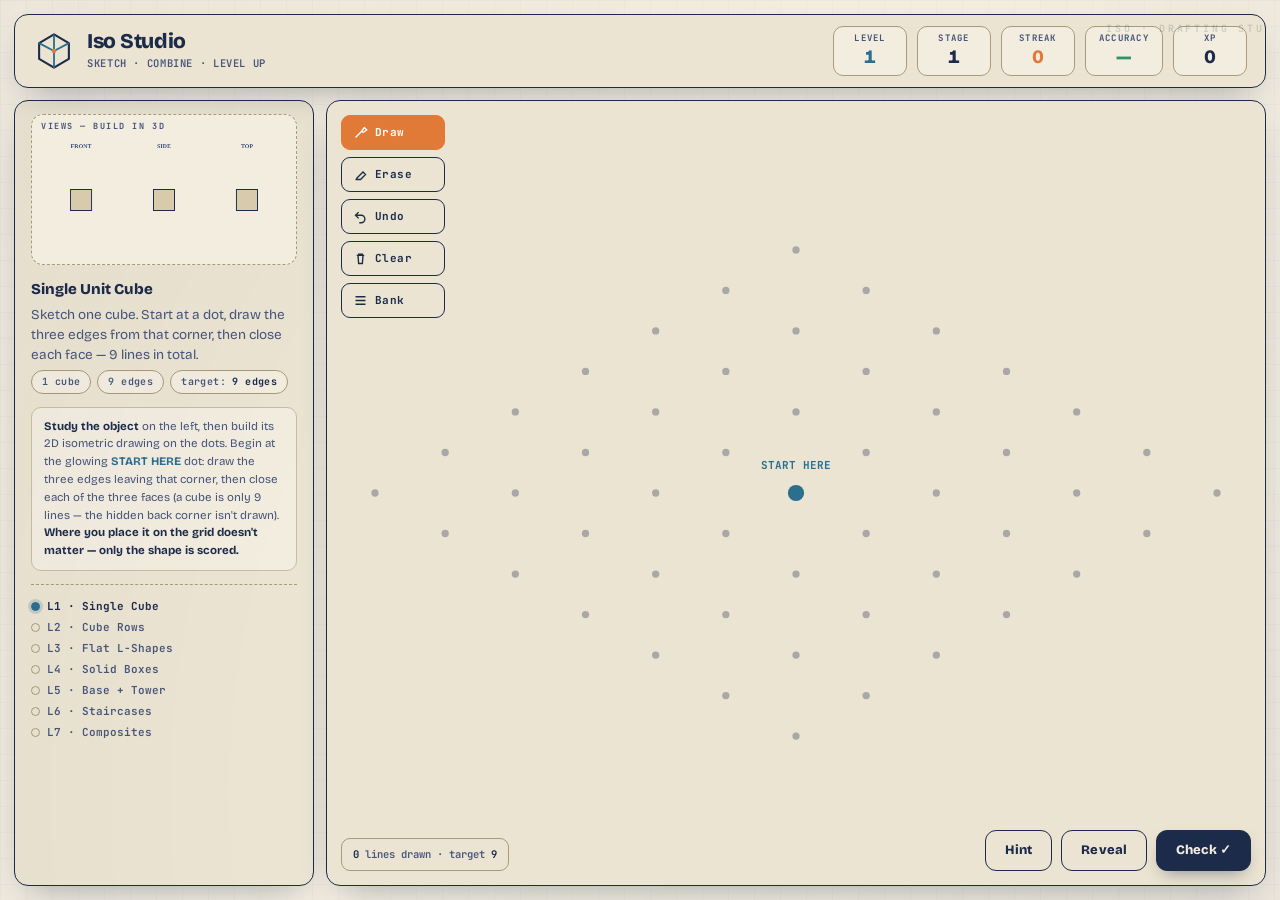
<file: index.html>
<!DOCTYPE html>
<html lang="en">
<head>
<meta charset="UTF-8">
<meta name="viewport" content="width=device-width, initial-scale=1, maximum-scale=1, user-scalable=no, viewport-fit=cover">
<meta name="theme-color" content="#ece4d2">
<meta name="mobile-web-app-capable" content="yes">
<meta name="apple-mobile-web-app-capable" content="yes">
<title>Iso Studio — Isometric Sketch Trainer</title>
<link rel="preconnect" href="https://fonts.googleapis.com">
<link rel="preconnect" href="https://fonts.gstatic.com" crossorigin>
<link href="https://fonts.googleapis.com/css2?family=Bricolage+Grotesque:opsz,wght@12..96,400;12..96,600;12..96,800&family=JetBrains+Mono:wght@400;600;700&display=swap" rel="stylesheet">
<link rel="stylesheet" href="styles.css">

</head>
<body>
<div class="wrap">
  <header>
    <div class="brand">
      <svg class="glyph" viewBox="0 0 48 48" fill="none">
        <path d="M24 5 41 15 41 33 24 43 7 33 7 15Z" stroke="#1c2b4a" stroke-width="2.4" stroke-linejoin="round"/>
        <path d="M24 5 24 24 7 15M24 24 41 15M24 24 24 43" stroke="#2b6f8f" stroke-width="2.1" stroke-linejoin="round"/>
        <circle cx="24" cy="24" r="2.6" fill="#e07a36"/>
      </svg>
      <div class="title">
        <h1>Iso&nbsp;Studio</h1>
        <p>SKETCH · COMBINE · LEVEL UP</p>
      </div>
    </div>
    <div class="stats">
      <div class="stat lv"><div class="k">Level</div><div class="v" id="sLevel">1</div></div>
      <div class="stat"><div class="k">Stage</div><div class="v" id="sCx">1</div></div>
      <div class="stat st"><div class="k">Streak</div><div class="v" id="sStreak">0</div></div>
      <div class="stat ac"><div class="k">Accuracy</div><div class="v" id="sAcc">—</div></div>
      <div class="stat"><div class="k">XP</div><div class="v" id="sXp">0</div></div>
    </div>
  </header>

  <main>
    <section class="panel">
      <div class="brief">
        <div class="refbox"><canvas id="refCanvas" width="540" height="260"></canvas></div>
        <div class="taskmeta">
          <div class="tname" id="tName">—</div>
          <div class="tdesc" id="tDesc">—</div>
          <div class="chips" id="tChips"></div>
        </div>
        <div class="howto" id="howto">
          <b>How to sketch:</b> tap a dot, then tap another dot in line with it to draw an edge.
          Tap <b>Erase</b> to remove a line. Match the <b>Target</b> exactly, then press <b>Check</b>.
        </div>
        <div class="ladder" id="ladder"></div>
      </div>
    </section>

    <section class="panel studio" id="studio">
      <canvas id="board"></canvas>
      <div class="toolbar">
        <button type="button" class="tbtn on" id="tDraw" aria-label="Draw"><svg viewBox="0 0 24 24" fill="none" stroke="currentColor" stroke-width="2.2"><path d="M4 20 14 10M14 10l4-6 4 4-6 4M14 10l2 2"/></svg><span>Draw</span></button>
        <button type="button" class="tbtn" id="tErase" aria-label="Erase"><svg viewBox="0 0 24 24" fill="none" stroke="currentColor" stroke-width="2.2"><path d="M6 18 16 8l4 4-8 8H7zM4 20h7"/></svg><span>Erase</span></button>
        <button type="button" class="tbtn" id="tUndo" aria-label="Undo"><svg viewBox="0 0 24 24" fill="none" stroke="currentColor" stroke-width="2.2"><path d="M9 5 4 10l5 5M4 10h9a6 6 0 0 1 0 12h-3"/></svg><span>Undo</span></button>
        <button type="button" class="tbtn" id="tClear" aria-label="Clear"><svg viewBox="0 0 24 24" fill="none" stroke="currentColor" stroke-width="2.2"><path d="M6 7h12M9 7V5h6v2M8 7l1 13h6l1-13"/></svg><span>Clear</span></button>
        <button type="button" class="tbtn" id="tBank" aria-label="Task bank"><svg viewBox="0 0 24 24" fill="none" stroke="currentColor" stroke-width="2.2"><path d="M4 6h16M4 12h16M4 18h16"/></svg><span>Bank</span></button>
      </div>
      <div class="hud">
        <div class="verdict" id="verdict"></div>
        <div class="scorebar" id="scoreWrap" style="display:none"><i id="scoreFill"></i></div>
      </div>
      <div class="actbar">
        <button class="abtn" id="bHint">Hint</button>
        <button class="abtn" id="bReveal">Reveal</button>
        <button class="abtn primary" id="bCheck">Check ✓</button>
        <button class="abtn" id="bRetry" style="display:none">Try alternate shape →</button>
        <button class="abtn primary" id="bNext" style="display:none">Continue →</button>
      </div>
      <div class="ghost" id="ghost"></div>
    </section>
  </main>
</div>

<div class="scrim" id="scrim">
  <div class="modal">
    <header>
      <div class="title"><h1 style="font-size:18px">Task Bank</h1>
      <p>7 LEVELS · ADAPTIVE PROGRESSION</p></div>
      <button class="x" id="bankClose">×</button>
    </header>
    <div class="mbody"><div class="bank" id="bankGrid"></div></div>
  </div>
</div>
<div class="toast" id="toast"></div>

<script src="app.js" defer></script>
</body>
</html>
</file>
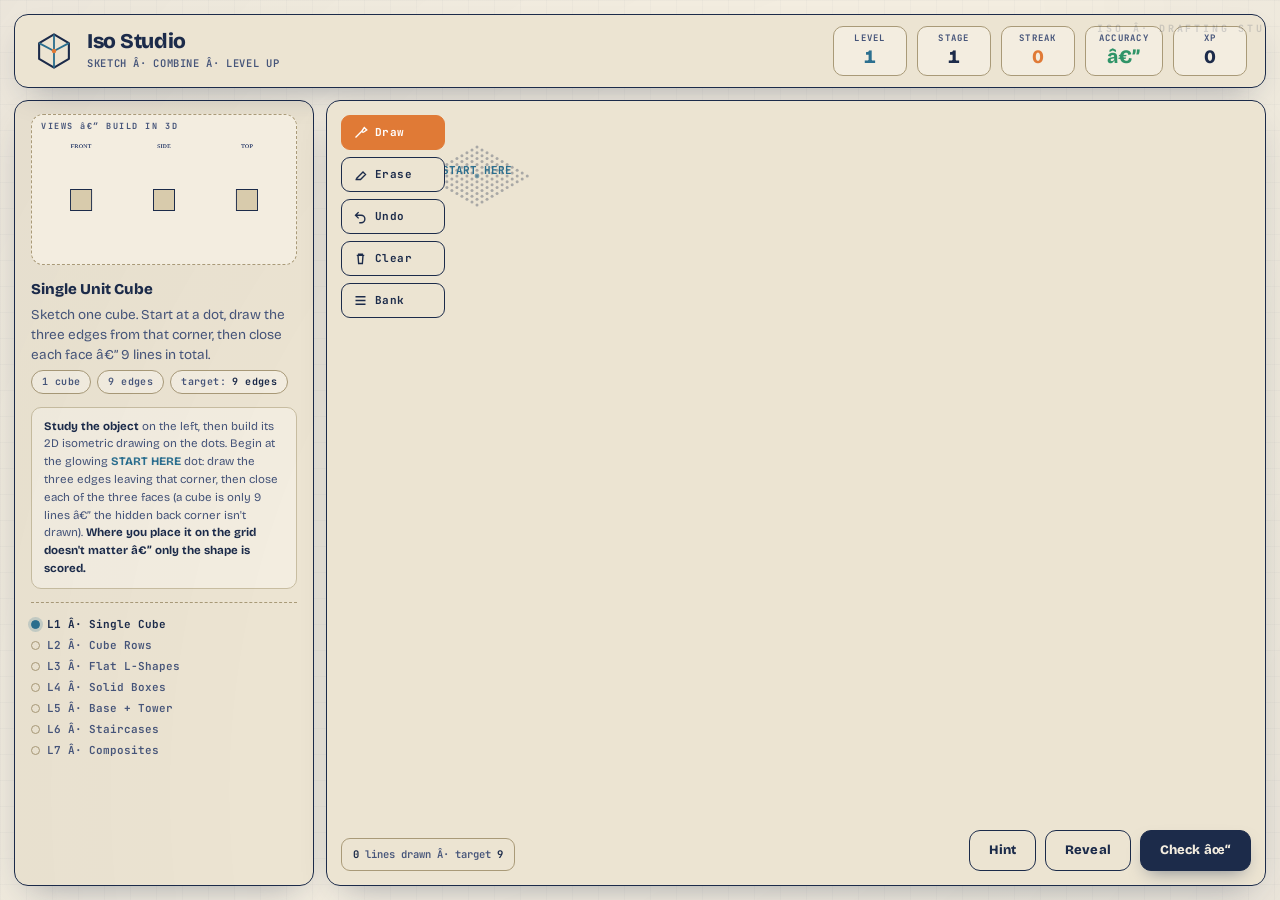
<file: iso-studio-isometric-trainer.html>
<!DOCTYPE html>
<html lang="en">
<head>
<meta charset="UTF-8">
<meta name="viewport" content="width=device-width, initial-scale=1, maximum-scale=1, user-scalable=no, viewport-fit=cover">
<meta name="theme-color" content="#ece4d2">
<meta name="mobile-web-app-capable" content="yes">
<meta name="apple-mobile-web-app-capable" content="yes">
<title>Iso Studio — Isometric Sketch Trainer</title>
<link rel="preconnect" href="https://fonts.googleapis.com">
<link rel="preconnect" href="https://fonts.gstatic.com" crossorigin>
<link href="https://fonts.googleapis.com/css2?family=Bricolage+Grotesque:opsz,wght@12..96,400;12..96,600;12..96,800&family=JetBrains+Mono:wght@400;600;700&display=swap" rel="stylesheet">
<style>
:root{
    --paper:#f3ede0; --paper2:#ece4d2; --ink:#1c2b4a; --ink-soft:#46557a;
    --line:#c8bda1; --line-strong:#a99a78;
    --pencil:#e07a36; --pencil-soft:#f0a86b;
    --good:#2f9468; --good-soft:#d6ebdf;
    --bad:#cf4b38; --bad-soft:#f4ddd6;
    --miss:#b9ad90; --accent:#2b6f8f; --gold:#caa23d;
    --shadow:0 14px 34px -16px rgba(28,43,74,.42);
    --r:14px;
  }
  *{box-sizing:border-box;margin:0;padding:0;-webkit-tap-highlight-color:transparent}
  html,body{height:100%;overscroll-behavior:none}
  body{
    font-family:'Bricolage Grotesque',system-ui,sans-serif;
    background:var(--paper);
    color:var(--ink);
    overflow:hidden;
    background-image:
      linear-gradient(rgba(28,43,74,.025) 1px,transparent 1px),
      linear-gradient(90deg,rgba(28,43,74,.025) 1px,transparent 1px);
    background-size:26px 26px;
  }
  body::before{content:"";position:fixed;inset:0;pointer-events:none;opacity:.5;
    background:radial-gradient(circle at 16% 12%,transparent 60%,rgba(28,43,74,.07)),
               radial-gradient(circle at 84% 88%,transparent 60%,rgba(28,43,74,.07))}
  .wrap{height:100dvh;display:flex;flex-direction:column;max-width:1320px;margin:0 auto;padding:14px;gap:12px}

  /* ---- Header ---- */
  header{display:flex;align-items:center;gap:16px;flex-wrap:wrap;
    border:1.5px solid var(--ink);border-radius:var(--r);background:var(--paper2);
    padding:11px 18px;box-shadow:var(--shadow);position:relative;overflow:hidden}
  header::after{content:"ISO Â· DRAFTING STUDIO";position:absolute;right:-26px;top:9px;
    transform:rotate(0);font:700 10px/1 'JetBrains Mono';letter-spacing:.28em;
    color:var(--ink);opacity:.16}
  .brand{display:flex;align-items:center;gap:12px;min-width:0}
  .glyph{width:42px;height:42px;flex:none}
  .title h1{font-size:21px;font-weight:800;letter-spacing:-.02em;line-height:1}
  .title p{font:600 10.5px/1.4 'JetBrains Mono';color:var(--ink-soft);letter-spacing:.06em;margin-top:4px}
  .stats{display:flex;gap:10px;margin-left:auto;flex-wrap:wrap}
  .stat{background:var(--paper);border:1.5px solid var(--line-strong);border-radius:10px;
    padding:7px 13px;text-align:center;min-width:74px}
  .stat .k{font:700 9px/1 'JetBrains Mono';letter-spacing:.14em;color:var(--ink-soft);text-transform:uppercase}
  .stat .v{font:800 19px/1.1 'Bricolage Grotesque';margin-top:4px;font-variant-numeric:tabular-nums}
  .stat.lv .v{color:var(--accent)} .stat.st .v{color:var(--pencil)} .stat.ac .v{color:var(--good)}

  /* ---- Main grid ---- */
  main{flex:1;display:grid;grid-template-columns:300px 1fr;gap:12px;min-height:0}
  .panel{border:1.5px solid var(--ink);border-radius:var(--r);background:var(--paper2);
    box-shadow:var(--shadow);display:flex;flex-direction:column;min-height:0}
  .panel h2{font:700 10px/1 'JetBrains Mono';letter-spacing:.18em;text-transform:uppercase;
    color:var(--ink-soft);padding:13px 16px 0}

  /* left brief */
  .brief{padding:13px 16px;display:flex;flex-direction:column;gap:13px;overflow:auto}
  .refbox{border:1.5px dashed var(--line-strong);border-radius:12px;background:var(--paper);
    padding:22px 8px 8px;position:relative}
  .refbox::before{content:"VIEWS â€” BUILD IN 3D";position:absolute;top:7px;left:9px;font:700 8.5px/1 'JetBrains Mono';
    letter-spacing:.18em;color:var(--ink-soft)}
  #refCanvas{width:100%;display:block;border-radius:8px;touch-action:none}
  .taskmeta{font-size:13.5px;line-height:1.5}
  .taskmeta .tname{font-weight:800;font-size:15px;margin-bottom:4px}
  .taskmeta .tdesc{color:var(--ink-soft)}
  .chips{display:flex;flex-wrap:wrap;gap:6px;margin-top:4px}
  .chip{font:600 10px/1 'JetBrains Mono';letter-spacing:.04em;background:var(--paper);
    border:1.3px solid var(--line-strong);border-radius:999px;padding:6px 10px;color:var(--ink-soft)}
  .chip b{color:var(--ink)}
  .howto{font-size:11.5px;line-height:1.55;color:var(--ink-soft);background:var(--paper);
    border:1.3px solid var(--line);border-radius:10px;padding:10px 12px}
  .howto b{color:var(--ink)}
  .ladder{margin-top:auto;border-top:1.3px dashed var(--line-strong);padding-top:11px}
  .ladder .row{display:flex;align-items:center;gap:7px;font:600 11px/1 'JetBrains Mono';
    padding:5px 0;color:var(--ink-soft)}
  .ladder .dot{width:9px;height:9px;border-radius:50%;border:1.5px solid var(--line-strong);flex:none}
  .ladder .row.done .dot{background:var(--good);border-color:var(--good)}
  .ladder .row.cur{color:var(--ink);font-weight:700}
  .ladder .row.cur .dot{background:var(--accent);border-color:var(--accent);box-shadow:0 0 0 3px rgba(43,111,143,.2)}

  /* studio (canvas) */
  .studio{position:relative;overflow:hidden;--dock-h:0px}
  #board{position:absolute;inset:0;touch-action:none;cursor:crosshair;z-index:1}
  .toolbar{position:absolute;left:14px;top:14px;display:flex;flex-direction:column;gap:7px;z-index:10}
  .tbtn{font:700 11px/1 'JetBrains Mono';letter-spacing:.04em;background:var(--paper2);
    border:1.5px solid var(--ink);border-radius:9px;padding:9px 11px;cursor:pointer;
    display:flex;align-items:center;gap:7px;color:var(--ink);transition:.13s;min-width:104px;
    touch-action:manipulation;-webkit-user-select:none;user-select:none}
  .tbtn:hover{background:var(--ink);color:var(--paper)}
  .tbtn.on{background:var(--pencil);border-color:var(--pencil);color:#fff}
  .tbtn svg{width:15px;height:15px;flex:none}
  .actbar{position:absolute;right:14px;bottom:14px;display:flex;flex-wrap:wrap;gap:9px;
    z-index:10;max-width:calc(100% - 28px);justify-content:flex-end}
  .abtn{font:800 13px/1 'Bricolage Grotesque';letter-spacing:.01em;border:1.5px solid var(--ink);
    border-radius:11px;padding:13px 19px;cursor:pointer;transition:.14s;background:var(--paper2);color:var(--ink);
    touch-action:manipulation;-webkit-user-select:none;user-select:none}
  .abtn:hover{transform:translateY(-2px)}
  .abtn.primary{background:var(--ink);color:var(--paper);box-shadow:0 8px 18px -8px rgba(28,43,74,.55)}
  .abtn.primary:hover{background:var(--accent);border-color:var(--accent)}
  .abtn:disabled{opacity:.4;cursor:not-allowed;transform:none}
  .hud{position:absolute;right:14px;top:14px;z-index:10;display:flex;flex-direction:column;align-items:flex-end;gap:8px}
  .verdict{font:800 14px/1.2 'Bricolage Grotesque';border-radius:11px;padding:11px 16px;
    border:1.5px solid;max-width:280px;text-align:right;opacity:0;transform:translateY(-6px);
    transition:.28s;pointer-events:none}
  .verdict.show{opacity:1;transform:none}
  .verdict.pass{background:var(--good-soft);border-color:var(--good);color:#1d6b48}
  .verdict.fail{background:var(--bad-soft);border-color:var(--bad);color:#992f22}
  .verdict small{display:block;font:600 11px/1.4 'JetBrains Mono';margin-top:3px;opacity:.85}
  .scorebar{width:160px;height:9px;background:var(--paper);border:1.5px solid var(--ink);
    border-radius:99px;overflow:hidden}
  .scorebar i{display:block;height:100%;width:0;background:var(--good);transition:.5s cubic-bezier(.5,0,.2,1)}

  /* task bank modal */
  .scrim{position:fixed;inset:0;background:rgba(28,43,74,.45);backdrop-filter:blur(3px);
    display:none;align-items:center;justify-content:center;z-index:50;padding:18px}
  .scrim.show{display:flex}
  .modal{background:var(--paper);border:1.5px solid var(--ink);border-radius:18px;
    max-width:780px;width:100%;max-height:86vh;overflow:auto;box-shadow:var(--shadow)}
  .modal header{border:0;border-bottom:1.5px dashed var(--line-strong);border-radius:0;
    box-shadow:none;background:var(--paper2)}
  .modal header::after{display:none}
  .mbody{padding:18px}
  .bank{display:grid;grid-template-columns:repeat(auto-fill,minmax(150px,1fr));gap:13px}
  .bcard{border:1.5px solid var(--line-strong);border-radius:13px;background:var(--paper2);
    padding:12px;cursor:pointer;transition:.14s}
  .bcard:hover{border-color:var(--ink);transform:translateY(-2px)}
  .bcard.locked{opacity:.45;cursor:not-allowed;filter:grayscale(.6)}
  .bcard canvas{width:100%;display:block;border-radius:8px;background:var(--paper);
    border:1.3px dashed var(--line)}
  .bcard .bl{font:800 13px/1.1 'Bricolage Grotesque';margin-top:9px}
  .bcard .bs{font:600 10px/1.3 'JetBrains Mono';color:var(--ink-soft);margin-top:3px}
  .bcard .bp{margin-top:7px;height:6px;background:var(--paper);border:1.2px solid var(--line-strong);
    border-radius:99px;overflow:hidden}
  .bcard .bp i{display:block;height:100%;background:var(--good)}
  /* Textbook Practice section + card accent + task-name badge */
  .bsec{grid-column:1/-1;font:700 11px/1 'JetBrains Mono';letter-spacing:.18em;
    text-transform:uppercase;color:var(--ink);padding:4px 2px 0;
    border-bottom:1.3px dashed var(--line-strong);padding-bottom:8px;margin-top:4px}
  .bsec:first-child{margin-top:0}
  .bsec span{font-size:9px;font-weight:600;letter-spacing:.04em;text-transform:none;
    color:var(--ink-soft);margin-left:6px}
  .bcard.tb{border-color:var(--accent)}
  .bcard.tb .bl{color:var(--accent)}
  .tbBadge{display:inline-block;vertical-align:middle;margin-left:6px;
    font:700 9px/1 'JetBrains Mono';letter-spacing:.12em;
    background:var(--accent);color:#fff;padding:4px 7px;border-radius:6px}
  .tbBadge.rem{background:var(--pencil)}
  #bRetry{border-color:var(--pencil);color:var(--pencil)}
  #bRetry:hover{background:var(--pencil);color:var(--paper);border-color:var(--pencil)}
  .x{margin-left:auto;background:none;border:1.5px solid var(--ink);border-radius:9px;
    width:34px;height:34px;font-size:18px;cursor:pointer;color:var(--ink)}
  .x:hover{background:var(--ink);color:var(--paper)}
  .ghost{position:absolute;left:14px;bottom:14px;z-index:5;font:600 10.5px/1.4 'JetBrains Mono';
    color:var(--ink-soft);background:var(--paper2);border:1.3px solid var(--line-strong);
    border-radius:9px;padding:8px 11px;max-width:240px}
  .toast{position:fixed;left:50%;bottom:26px;transform:translateX(-50%) translateY(20px);
    background:var(--ink);color:var(--paper);font:700 13px/1 'Bricolage Grotesque';
    padding:13px 22px;border-radius:12px;opacity:0;transition:.3s;z-index:60;pointer-events:none}
  .toast.show{opacity:1;transform:translateX(-50%)}
  /* ---- Tablets & phones: docked controls (Check always visible) ---- */
  @media (max-width:860px){
    .wrap{padding:max(6px,env(safe-area-inset-top)) max(6px,env(safe-area-inset-right))
      max(6px,env(safe-area-inset-bottom)) max(6px,env(safe-area-inset-left));gap:6px}
    header{padding:8px 10px;gap:8px}
    header::after{display:none}
    .glyph{width:34px;height:34px}
    .title h1{font-size:17px}
    .title p{display:none}
    .stats{margin-left:0;width:100%;flex-wrap:nowrap;overflow-x:auto;
      -webkit-overflow-scrolling:touch;scrollbar-width:none;gap:5px}
    .stats::-webkit-scrollbar{display:none}
    .stat{min-width:54px;flex:0 0 auto;padding:5px 8px}
    .stat .v{font-size:16px}
    main{grid-template-columns:1fr;grid-template-rows:auto minmax(0,1fr);gap:6px;min-height:0}
    main > .panel:first-child{max-height:min(30dvh,220px);min-height:0;flex-shrink:0}
    .brief{padding:8px 10px;gap:6px;overflow-y:auto;-webkit-overflow-scrolling:touch;
      flex-direction:column;flex-wrap:nowrap}
    .refbox{width:100%;padding:16px 4px 4px}
    .taskmeta .tname{font-size:13px}
    .taskmeta .tdesc{font-size:12px}
    .howto{font-size:10.5px;padding:7px 9px;line-height:1.4;max-height:3.6em;overflow:auto}
    .ladder{display:none}
    .studio{
      min-height:0;
      display:grid;
      grid-template-columns:1fr;
      grid-template-rows:auto minmax(160px,1fr) auto auto;
      grid-template-areas:"tools" "canvas" "hud" "actions";
      gap:0;
      overflow:hidden;
    }
    .toolbar{
      grid-area:tools;position:relative;left:auto;right:auto;top:auto;bottom:auto;
      flex-direction:row;margin:6px 6px 0;gap:4px;z-index:10;
    }
    .tbtn{min-width:0;min-height:44px;flex:1;padding:8px;justify-content:center}
    .tbtn span{display:none}
    .tbtn svg{width:18px;height:18px}
    #board{
      grid-area:canvas;position:relative;inset:auto;
      width:100%;height:100%;min-height:160px;z-index:1;
    }
    .ghost{
      grid-area:canvas;position:relative;align-self:start;justify-self:start;
      margin:6px;max-width:calc(100% - 12px);font-size:10px;padding:5px 8px;
      z-index:6;pointer-events:none;
    }
    .hud{
      grid-area:hud;position:relative;left:auto;right:auto;top:auto;bottom:auto;
      margin:4px 6px 0;align-items:stretch;pointer-events:none;z-index:10;
    }
    .verdict{max-width:none;width:100%;text-align:left;font-size:12px;padding:8px 10px}
    .scorebar{width:100%}
    .actbar{
      grid-area:actions;position:relative;left:auto;right:auto;bottom:auto;
      margin:6px 6px max(6px,env(safe-area-inset-bottom));width:auto;max-width:none;
      display:grid;gap:6px;z-index:10;
      grid-template-columns:1fr 1fr;
      grid-template-areas:"hint reveal" "check check" "retry retry" "next next";
    }
    #bHint{grid-area:hint}
    #bReveal{grid-area:reveal}
    #bCheck{grid-area:check}
    #bRetry{grid-area:retry}
    #bNext{grid-area:next}
    #bCheck,#bNext,#bRetry{grid-column:auto}
    .abtn{min-height:46px;padding:12px 8px;font-size:12px;text-align:center;width:100%}
    #bCheck,#bNext{font-size:13px;font-weight:800}
    #bRetry{font-size:11px;line-height:1.25;padding:10px 8px}
    .abtn:hover{transform:none}
    .tbtn:hover{background:var(--paper2);color:var(--ink)}
    .tbtn.on:hover{background:var(--pencil);color:#fff}
    .scrim{padding:0;align-items:flex-end}
    .modal{max-height:min(88dvh,100%);border-radius:16px 16px 0 0;margin:0;width:100%}
    .mbody{padding:14px;padding-bottom:max(14px,env(safe-area-inset-bottom))}
    .bank{grid-template-columns:repeat(2,minmax(0,1fr));gap:10px}
    .bcard{padding:10px}
    .toast{bottom:calc(88px + env(safe-area-inset-bottom));width:min(100% - 16px,400px);
      font-size:12px;padding:10px 14px;text-align:center}
  }
  @media (max-width:480px){
    .stat.ac{display:none}
    .chip{font-size:9px;padding:4px 7px}
    main > .panel:first-child{max-height:min(28dvh,190px)}
    .abtn{font-size:11px;min-height:44px}
    #bCheck,#bNext{font-size:12px}
  }
  @media (max-width:860px) and (orientation:landscape){
    main{grid-template-columns:minmax(180px,32%) 1fr;grid-template-rows:1fr;min-height:0}
    main > .panel:first-child{max-height:none}
    .ladder{display:block}
    .howto{max-height:none}
    .studio{
      grid-template-rows:auto 1fr auto auto;
      min-height:0;
    }
    #board{min-height:120px}
    .actbar{
      grid-template-columns:repeat(4,1fr);
      grid-template-areas:"hint reveal check check" "retry retry next next";
    }
    #bCheck{grid-area:check}
    #bNext{grid-area:next}
    #bRetry{grid-area:retry}
    .ghost{margin:4px;font-size:9px}
    .hud{margin:2px 6px 0}
    .toast{bottom:calc(72px + env(safe-area-inset-bottom))}
  }

</style>
</head>
<body>
<div class="wrap">
  <header>
    <div class="brand">
      <svg class="glyph" viewBox="0 0 48 48" fill="none">
        <path d="M24 5 41 15 41 33 24 43 7 33 7 15Z" stroke="#1c2b4a" stroke-width="2.4" stroke-linejoin="round"/>
        <path d="M24 5 24 24 7 15M24 24 41 15M24 24 24 43" stroke="#2b6f8f" stroke-width="2.1" stroke-linejoin="round"/>
        <circle cx="24" cy="24" r="2.6" fill="#e07a36"/>
      </svg>
      <div class="title">
        <h1>Iso&nbsp;Studio</h1>
        <p>SKETCH Â· COMBINE Â· LEVEL UP</p>
      </div>
    </div>
    <div class="stats">
      <div class="stat lv"><div class="k">Level</div><div class="v" id="sLevel">1</div></div>
      <div class="stat"><div class="k">Stage</div><div class="v" id="sCx">1</div></div>
      <div class="stat st"><div class="k">Streak</div><div class="v" id="sStreak">0</div></div>
      <div class="stat ac"><div class="k">Accuracy</div><div class="v" id="sAcc">â€”</div></div>
      <div class="stat"><div class="k">XP</div><div class="v" id="sXp">0</div></div>
    </div>
  </header>

  <main>
    <section class="panel">
      <div class="brief">
        <div class="refbox"><canvas id="refCanvas" width="540" height="260"></canvas></div>
        <div class="taskmeta">
          <div class="tname" id="tName">â€”</div>
          <div class="tdesc" id="tDesc">â€”</div>
          <div class="chips" id="tChips"></div>
        </div>
        <div class="howto" id="howto">
          <b>How to sketch:</b> tap a dot, then tap another dot in line with it to draw an edge.
          Tap <b>Erase</b> to remove a line. Match the <b>Target</b> exactly, then press <b>Check</b>.
        </div>
        <div class="ladder" id="ladder"></div>
      </div>
    </section>

    <section class="panel studio" id="studio">
      <canvas id="board"></canvas>
      <div class="toolbar">
        <button type="button" class="tbtn on" id="tDraw" aria-label="Draw"><svg viewBox="0 0 24 24" fill="none" stroke="currentColor" stroke-width="2.2"><path d="M4 20 14 10M14 10l4-6 4 4-6 4M14 10l2 2"/></svg><span>Draw</span></button>
        <button type="button" class="tbtn" id="tErase" aria-label="Erase"><svg viewBox="0 0 24 24" fill="none" stroke="currentColor" stroke-width="2.2"><path d="M6 18 16 8l4 4-8 8H7zM4 20h7"/></svg><span>Erase</span></button>
        <button type="button" class="tbtn" id="tUndo" aria-label="Undo"><svg viewBox="0 0 24 24" fill="none" stroke="currentColor" stroke-width="2.2"><path d="M9 5 4 10l5 5M4 10h9a6 6 0 0 1 0 12h-3"/></svg><span>Undo</span></button>
        <button type="button" class="tbtn" id="tClear" aria-label="Clear"><svg viewBox="0 0 24 24" fill="none" stroke="currentColor" stroke-width="2.2"><path d="M6 7h12M9 7V5h6v2M8 7l1 13h6l1-13"/></svg><span>Clear</span></button>
        <button type="button" class="tbtn" id="tBank" aria-label="Task bank"><svg viewBox="0 0 24 24" fill="none" stroke="currentColor" stroke-width="2.2"><path d="M4 6h16M4 12h16M4 18h16"/></svg><span>Bank</span></button>
      </div>
      <div class="hud">
        <div class="verdict" id="verdict"></div>
        <div class="scorebar" id="scoreWrap" style="display:none"><i id="scoreFill"></i></div>
      </div>
      <div class="actbar">
        <button class="abtn" id="bHint">Hint</button>
        <button class="abtn" id="bReveal">Reveal</button>
        <button class="abtn primary" id="bCheck">Check âœ“</button>
        <button class="abtn" id="bRetry" style="display:none">Try alternate shape â†’</button>
        <button class="abtn primary" id="bNext" style="display:none">Continue â†’</button>
      </div>
      <div class="ghost" id="ghost"></div>
    </section>
  </main>
</div>

<div class="scrim" id="scrim">
  <div class="modal">
    <header>
      <div class="title"><h1 style="font-size:18px">Task Bank</h1>
      <p>7 LEVELS Â· ADAPTIVE PROGRESSION</p></div>
      <button class="x" id="bankClose">Ã—</button>
    </header>
    <div class="mbody"><div class="bank" id="bankGrid"></div></div>
  </div>
</div>
<div class="toast" id="toast"></div>

<script src="app.js" defer></script>
</body>
<script>
"use strict";
/* ============================================================ *
 *  ISO STUDIO â€” Isometric Sketch Trainer
 *  Grade 7â€“8 Â· Common Core 7.G.1/7.G.2 Â· adaptive sketching
 * ============================================================ */

/* ---------- Storage (persist progress; graceful fallback) ---------- */
const Store = (() => {
  const mem = {};
  const ok = typeof window !== 'undefined' && window.storage;
  return {
    async get(k){ try{ if(!ok) return mem[k]??null;
      const r = await window.storage.get(k); return r? JSON.parse(r.value): null; }
      catch(e){ return mem[k]??null; } },
    async set(k,v){ try{ mem[k]=v; if(ok) await window.storage.set(k, JSON.stringify(v)); }
      catch(e){ mem[k]=v; } }
  };
})();

/* ---------- Iso geometry ---------- */
// 3D cube lattice (i,j,k=z up) -> 2D triangular lattice (A=i-k, B=j-k)
// Screen basis: eX=(+UX,+UY)  eY=(-UX,+UY)  eZ=(0,-S) ; eX+eY = -eZ
const COS30 = Math.cos(Math.PI/6), SIN30 = 0.5;
const toAB = (i,j,k)=>[i-k, j-k];
const ekey = (p,q)=>{ const a=p[0]+","+p[1], b=q[0]+","+q[1]; return a<b? a+"|"+b : b+"|"+a; };
function screenOf(A,B,o){ // o = {S, ox, oy}
  return { x:o.ox + (A-B)*COS30*o.S, y:o.oy + (A+B)*SIN30*o.S };
}
// All visible faces (back-face cull: normals +x,+y,+z). Returns {edges:Set, faces:[...]}
function buildTarget(cubes){
  const set=new Set(cubes.map(c=>c.join(',')));
  const has=(i,j,k)=>set.has(i+","+j+","+k);
  const edges=new Set(), faces=[];
  const reg=(corners,shade)=>{
    const ab=corners.map(c=>toAB(c[0],c[1],c[2]));
    for(let n=0;n<4;n++) edges.add(ekey(ab[n],ab[(n+1)%4]));
    // depth: closer to viewer (larger i+j+k) drawn later
    const d=corners.reduce((s,c)=>s+c[0]+c[1]+c[2],0);
    faces.push({ab,shade,d});
  };
  for(const [i,j,k] of cubes){
    if(!has(i,j,k+1)) reg([[i,j,k+1],[i+1,j,k+1],[i+1,j+1,k+1],[i,j+1,k+1]],'top');
    if(!has(i+1,j,k)) reg([[i+1,j,k],[i+1,j+1,k],[i+1,j+1,k+1],[i+1,j,k+1]],'right');
    if(!has(i,j+1,k)) reg([[i,j+1,k],[i,j+1,k+1],[i+1,j+1,k+1],[i+1,j+1,k]],'left');
  }
  faces.sort((a,b)=>a.d-b.d);
  return {edges,faces};
}
function fitView(cubes, W, H, pad){
  // gather all AB corner coords, choose S+offset to fit
  let mnX=1e9,mxX=-1e9,mnY=1e9,mxY=-1e9;
  const pts=[];
  for(const [i,j,k] of cubes)
    for(let di=0;di<2;di++)for(let dj=0;dj<2;dj++)for(let dk=0;dk<2;dk++)
      pts.push(toAB(i+di,j+dj,k+dk));
  for(const [A,B] of pts){
    const ux=(A-B)*COS30, uy=(A+B)*SIN30;
    mnX=Math.min(mnX,ux);mxX=Math.max(mxX,ux);mnY=Math.min(mnY,uy);mxY=Math.max(mxY,uy);
  }
  const spanX=(mxX-mnX)||1, spanY=(mxY-mnY)||1;
  const S=Math.min((W-2*pad)/spanX,(H-2*pad)/spanY);
  const ox=W/2 - ((mnX+mxX)/2)*S, oy=H/2 - ((mnY+mxY)/2)*S;
  return {S,ox,oy};
}
const SHADE={top:'#efe7d4', right:'#d8cbac', left:'#c4b58f'};

/* ---------- Task generator (procedural + curated families) ---------- *
 * "Combine parts at different edges and multiple sizes" baked into L5+.
 * Shapes kept viewer-monotone so back-face cull = correct iso line art. */
function R(seed){ let s=seed>>>0||1; return ()=>{ s^=s<<13;s^=s>>>17;s^=s<<5;return (s>>>0)/4294967296; }; }
const pick=(rnd,arr)=>arr[Math.floor(rnd()*arr.length)];

function box(ox,oy,oz,a,b,c){ const o=[]; for(let i=0;i<a;i++)for(let j=0;j<b;j++)for(let k=0;k<c;k++)o.push([ox+i,oy+j,oz+k]); return o; }
function dedupe(c){ const s=new Set(),o=[]; for(const x of c){const k=x.join(',');if(!s.has(k)){s.add(k);o.push(x);}} return o; }

function genTask(level, cx, seed){
  const rnd=R(seed);
  let cubes=[], name='', desc='', parts=[];
  const sz=()=>1+Math.floor(rnd()*Math.min(cx+1,4));
  if(level===1){
    cubes=[[0,0,0]];
    name='Single Unit Cube';
    desc='Sketch one cube. Start at a dot, draw the three edges from that corner, then close each face â€” 9 lines in total.';
    parts=['1 cube','9 edges'];
  } else if(level===2){
    const len=2+Math.floor(rnd()*Math.min(cx+1,3)); // 2..4
    const dir=pick(rnd,['x','y']);
    cubes = dir==='x'? box(0,0,0,len,1,1) : box(0,0,0,1,len,1);
    name=`Row of ${len} Cubes`;
    desc=`A straight bar of ${len} cubes laid along the ${dir==='x'?'right-going':'left-going'} axis. Keep every cube the same size.`;
    parts=[`${len} cubes`,'1 part','row'];
  } else if(level===3){
    const a=2+Math.floor(rnd()*2), b=2+Math.floor(rnd()*2);
    cubes=box(0,0,0,a,b,1); // remove a corner -> L
    cubes=cubes.filter(c=>!(c[0]===a-1 && c[1]===b-1));
    name='Flat L-Shape';
    desc=`A flat layer ${a}Ã—${b} with one corner cube removed, forming an L. All on the ground level.`;
    parts=[`${a*b-1} cubes`,'L footprint','flat'];
  } else if(level===4){
    const a=2+Math.floor(rnd()*Math.min(cx,3)), b=1+Math.floor(rnd()*Math.min(cx,2)), c=1+Math.floor(rnd()*2);
    cubes=box(0,0,0,a,b,c);
    name=`Solid Box ${a}Ã—${b}Ã—${c}`;
    desc=`A full rectangular box, ${a} wide Â· ${b} deep Â· ${c} tall. Notice the three visible faces meet at the front corner.`;
    parts=[`${a*b*c} cubes`,'box',`${a}Ã—${b}Ã—${c}`];
  } else if(level===5){
    // base slab + tower at an edge â€” TWO PARTS, different SIZES
    const a=2+Math.floor(rnd()*2), b=2+Math.floor(rnd()*2);
    const base=box(0,0,0,a,b,1);
    const tw=1+Math.floor(rnd()*Math.min(cx,2)), th=1+Math.floor(rnd()*Math.min(cx+1,3));
    const where=pick(rnd,[['right',a-tw,0],['left',0,b-tw],['back',0,0]]);
    const tower=box(where[1],where[2],1,tw,tw,th);
    cubes=dedupe(base.concat(tower));
    name='Base + Tower';
    desc=`Part A: a ${a}Ã—${b} base slab. Part B: a ${tw}Ã—${tw}Ã—${th} tower joined on top of the ${where[0]} edge. Two parts, different sizes â€” combine them cleanly.`;
    parts=[`Part A ${a}Ã—${b}Ã—1`,`Part B ${tw}Ã—${tw}Ã—${th}`,`join: ${where[0]} edge`];
  } else if(level===6){
    // staircase ascending toward the viewer (viewer-monotone & safe)
    const steps=2+Math.floor(rnd()*Math.min(cx+1,4)); // 2..5
    const wide=1+Math.floor(rnd()*Math.min(cx,2));
    cubes=[];
    for(let s=0;s<steps;s++) cubes=cubes.concat(box(s,0,0, 1, wide, steps-s));
    cubes=dedupe(cubes);
    name=`${steps}-Step Staircase`;
    desc=`A staircase of ${steps} steps, each ${wide} deep, climbing upward. Each step is one cube taller than the one in front of it.`;
    parts=[`${steps} steps`,`${cubes.length} cubes`,'increasing height'];
  } else { // level 7 â€” composite: base + tower + wing, asymmetric, larger
    const a=3+Math.floor(rnd()*2), b=2+Math.floor(rnd()*2);
    const base=box(0,0,0,a,b,1);
    const tw=1+Math.floor(rnd()*2), th=2+Math.floor(rnd()*Math.min(cx,3));
    const tower=box(a-tw,0,1,tw,tw,th);
    const wh=1+Math.floor(rnd()*2);
    const wing=box(0,b,0,2,1,wh);
    cubes=dedupe(base.concat(tower,wing));
    name='Composite Structure';
    desc=`Three parts: a ${a}Ã—${b} base, a ${tw}Ã—${tw}Ã—${th} tower on the right-front, and a ${2}Ã—1Ã—${wh} wing extending off the left edge. Sketch each part, then merge them.`;
    parts=[`${cubes.length} cubes`,'3 parts','asymmetric'];
  }
  // normalise to non-negative coords
  let mi=1e9,mj=1e9,mk=1e9;
  for(const [i,j,k] of cubes){mi=Math.min(mi,i);mj=Math.min(mj,j);mk=Math.min(mk,k);}
  cubes=cubes.map(([i,j,k])=>[i-mi,j-mj,k-mk]);
  const T=buildTarget(cubes);
  return {level,cx,seed,cubes,name,desc,parts,edgeCount:T.edges.size,target:T};
}

const LEVEL_NAMES=['','Single Cube','Cube Rows','Flat L-Shapes','Solid Boxes',
  'Base + Tower','Staircases','Composites'];
const MAX_CX={1:1,2:3,3:2,4:3,5:3,6:4,7:3};

/* ---------- Curated Textbook Practice Tasks ----------
 * Hand-designed shapes that match common grade 7-8 textbook
 * figures (vertical L, step, plus, U, chair, T-block, etc).
 * Practice tasks DO NOT affect adaptive progression. */
const TEXTBOOK_TASKS = [
  { name:'Vertical L', cubes:[[0,0,0],[1,0,0],[0,0,1]],
    desc:'A horizontal row of 2 cubes with one more standing on top of the left cube â€” like a small L lying on its side.' },
  { name:'Pillar', cubes:[[0,0,0],[0,0,1],[0,0,2]],
    desc:'Three cubes stacked straight up â€” a simple vertical column.' },
  { name:'Corner', cubes:[[0,0,0],[1,0,0],[0,1,0]],
    desc:'Three cubes forming a flat L on the ground.' },
  { name:'Tall Corner', cubes:[[0,0,0],[1,0,0],[0,1,0],[0,1,1]],
    desc:'A ground L with one more cube standing up at the back corner.' },
  { name:'Small Step', cubes:[[0,0,0],[1,0,0],[1,0,1]],
    desc:'Two cubes at the front, with one more standing on top of the right cube.' },
  { name:'Chair', cubes:[[0,0,0],[1,0,0],[0,1,0],[1,1,0],[0,1,1],[1,1,1]],
    desc:'A 2Ã—2 seat with a 2Ã—1 backrest standing along the back edge.' },
  { name:'T-Block', cubes:[[0,1,0],[1,1,0],[2,1,0],[1,0,0]],
    desc:'A row of 3 cubes with one extra cube attached to the middle â€” a flat T.' },
  { name:'Plus Sign', cubes:[[1,0,0],[0,1,0],[1,1,0],[2,1,0],[1,2,0]],
    desc:'Five cubes arranged in a + shape (cross), all on the ground.' },
  { name:'U-Shape', cubes:[[0,0,0],[0,1,0],[0,2,0],[1,2,0],[2,2,0],[2,1,0],[2,0,0]],
    desc:'A flat U opening toward the front â€” seven cubes around three sides of a square.' },
  { name:'Twin Pillars', cubes:[[0,0,0],[0,0,1],[2,0,0],[2,0,1],[1,0,0]],
    desc:'Two 2-tall columns connected by a single cube at the base â€” like the letter Î .' },
];
function genTextbookTask(idx){
  const t=TEXTBOOK_TASKS[idx];
  // normalise coords (already non-negative by design, but be safe)
  let mi=1e9,mj=1e9,mk=1e9;
  for(const [i,j,k] of t.cubes){mi=Math.min(mi,i);mj=Math.min(mj,j);mk=Math.min(mk,k);}
  const cubes=t.cubes.map(([i,j,k])=>[i-mi,j-mj,k-mk]);
  const T=buildTarget(cubes);
  return { level:'TB', cx:idx+1, seed:idx,
    cubes, name:t.name, desc:t.desc,
    parts:[`${cubes.length} cubes`,'textbook shape'],
    edgeCount:T.edges.size, target:T, isTextbook:true };
}

/* ---------- Adaptive engine ---------- */
const Eng = {
  prof:{ level:1, cx:1, xp:0, streak:0, best:0, hist:[], mastery:{}, seedN:1, failAttempts:0 },
  _justReset:false,
  async load(){
    const p=await Store.get('iso_profile_v1');
    if(p){
      this.prof=Object.assign(this.prof,p);
      if(this.prof.failAttempts==null) this.prof.failAttempts=0;
    }
  },
  async save(){ await Store.set('iso_profile_v1', this.prof); },
  rollingAcc(n=8){
    const h=this.prof.hist.slice(-n); if(!h.length) return null;
    return h.reduce((s,r)=>s+r.score,0)/h.length;
  },
  record(score, passed, usedHint){
    const p=this.prof, key=p.level+'.'+p.cx;
    p.hist.push({l:p.level,c:p.cx,score:+score.toFixed(3),passed,hint:usedHint,t:Date.now()});
    if(p.hist.length>60) p.hist=p.hist.slice(-60);
    p.mastery[key]=p.mastery[key]||{tries:0,pass:0,best:0};
    const m=p.mastery[key]; m.tries++; if(passed)m.pass++; m.best=Math.max(m.best,score);
    if(passed){
      p.failAttempts=0;
      p.streak++; p.xp += Math.round(40*p.level + 20*p.cx + 30*score + (usedHint?0:15));
      p.best=Math.max(p.best,p.streak);
      // advance one step after every successful completion
      if(p.cx < MAX_CX[p.level]) {
        p.cx++;
        this._evt='Stage up â€” next shape is a bit harder.';
      } else if(p.level < 7) {
        p.level++;
        p.cx = 1;
        this._evt=`Level up â†’ ${LEVEL_NAMES[p.level]}!`;
      } else {
        this._evt='You topped the ladder â€” press Continue for more practice.';
      }
    } else {
      p.streak=0;
      p.failAttempts=(p.failAttempts||0)+1;
      // 1 fail â†’ alternate; 2â€“4 â†’ similar practice; 5th fail â†’ restart at Level 1
      if(p.failAttempts>=5){
        p.level=1; p.cx=1; p.failAttempts=0;
        this._justReset=true;
        this._evt='Starting fresh from Level 1 â€” back to the original shapes.';
      } else if(p.failAttempts===1){
        this._evt='Try an alternate shape at the same level.';
      } else {
        this._evt='Similar shape â€” same level, new figure to practice.';
      }
    }
    return this._evt;
  },
  nextSeed(){ return (this.prof.seedN=(this.prof.seedN*1664525+1013904223)>>>0); }
};

function remedialSeed(level,cx,attempt){
  const p=Eng.prof;
  return ((level*131 + cx*8191 + attempt*2654435761 + p.seedN)>>>0)||1;
}

/* ---------- Verification (translation-invariant) ----------
 * The learner's figure is graded on SHAPE, not where on the dots
 * they placed it. We slide their drawing over every integer offset
 * and keep the alignment that matches the most target edges. */
function parseEdge(e){ // -> [[A,B],[A,B]]
  const [p,q]=e.split('|'); const a=p.split(',').map(Number), b=q.split(',').map(Number);
  return [a,b];
}
function edgeBounds(edges){
  let mnA=1e9,mxA=-1e9,mnB=1e9,mxB=-1e9;
  for(const e of edges){ const [a,b]=parseEdge(e);
    for(const [A,B] of [a,b]){ mnA=Math.min(mnA,A);mxA=Math.max(mxA,A);
      mnB=Math.min(mnB,B);mxB=Math.max(mxB,B); } }
  return {mnA,mxA,mnB,mxB};
}
function shiftKey(a,b,dA,dB){
  const p=[a[0]+dA,a[1]+dB], q=[b[0]+dA,b[1]+dB];
  const k1=p[0]+','+p[1], k2=q[0]+','+q[1];
  return k1<k2 ? k1+'|'+k2 : k2+'|'+k1;
}
function scoreAt(userEdges, targetEdges, dA, dB){
  let matched=0, extra=0;
  for(const e of userEdges){
    const [a,b]=parseEdge(e);
    if(targetEdges.has(shiftKey(a,b,dA,dB))) matched++; else extra++;
  }
  return {matched,extra};
}
function grade(userEdges, targetEdges){
  const T=targetEdges.size||1;
  if(userEdges.size===0)
    return {matched:0,extra:0,missing:T,score:0,passed:false,total:T,offset:[0,0]};
  const U=edgeBounds(userEdges), G=edgeBounds(targetEdges);
  // offsets that keep the two bounding boxes overlapping (small search space)
  const loA=G.mnA-U.mxA-1, hiA=G.mxA-U.mnA+1;
  const loB=G.mnB-U.mxB-1, hiB=G.mxB-U.mnB+1;
  let best={matched:-1,extra:0,dA:0,dB:0};
  for(let dA=loA;dA<=hiA;dA++) for(let dB=loB;dB<=hiB;dB++){
    const r=scoreAt(userEdges,targetEdges,dA,dB);
    // prefer most matches, then fewest stray lines
    if(r.matched>best.matched || (r.matched===best.matched && r.extra<best.extra))
      best={matched:r.matched,extra:r.extra,dA,dB};
  }
  const matched=best.matched, extra=best.extra;
  const missing=targetEdges.size-matched;
  const score=Math.min(1, Math.max(0,(matched-0.6*extra)/T));
  const passed=(matched/T>=0.85) && (extra<=Math.max(1,Math.round(0.10*T)));
  return {matched,extra,missing,score,passed,total:T,offset:[best.dA,best.dB]};
}

/* ============================================================ *
 *  UI / Canvas
 * ============================================================ */
const board=document.getElementById('board'), bctx=board.getContext('2d');
const studio=document.getElementById('studio');
const ref=document.getElementById('refCanvas'), rctx=ref.getContext('2d');
let DPR=Math.min(window.devicePixelRatio||1,2);
const COARSE=typeof matchMedia!=='undefined' && matchMedia('(pointer:coarse)').matches;
function dotHitSlop(){ return view ? view.S*(COARSE?0.78:0.5) : 24; }
function edgeHitSlop(){ return view ? view.S*(COARSE?0.32:0.22) : 12; }

let TASK=null;          // current task
let userEdges=new Set();// committed unit edges (A,B|A,B)
let undoStack=[];       // arrays of edge keys (one stroke)
let mode='draw';        // draw | erase
let anchor=null;        // {A,B} for in-progress segment
let hover=null;         // pointer screen pos for rubber band
let view=null;          // {S,ox,oy} for board
let startDot=null;      // suggested first dot {A,B}
let dots=[];            // visible lattice dots [{A,B,x,y}]
let feedback=null;      // {grade} after Check
let revealed=false, usedHint=false, locked=false;

/* dot field: a generous parallelogram of (A,B) that always covers tasks */
function computeField(){
  // bounds from current task corners + margin
  let mnA=1e9,mxA=-1e9,mnB=1e9,mxB=-1e9;
  for(const [i,j,k] of TASK.cubes)
    for(let di=0;di<2;di++)for(let dj=0;dj<2;dj++)for(let dk=0;dk<2;dk++){
      const [A,B]=toAB(i+di,j+dj,k+dk);
      mnA=Math.min(mnA,A);mxA=Math.max(mxA,A);mnB=Math.min(mnB,B);mxB=Math.max(mxB,B);
    }
  const M=4; mnA-=M;mxA+=M;mnB-=M;mxB+=M;
  return {mnA,mxA,mnB,mxB};
}
function layout(){
  let r=board.getBoundingClientRect();
  if(r.width<2||r.height<2) r=studio.getBoundingClientRect();
  board.width=Math.max(1,Math.floor(r.width*DPR));
  board.height=Math.max(1,Math.floor(r.height*DPR));
  board.style.width=Math.floor(r.width)+'px';
  board.style.height=Math.floor(r.height)+'px';
  bctx.setTransform(DPR,0,0,DPR,0,0);
  const f=computeField();
  // fit field span to canvas
  const cs=[[f.mnA,f.mnB],[f.mxA,f.mnB],[f.mnA,f.mxB],[f.mxA,f.mxB]];
  let mnX=1e9,mxX=-1e9,mnY=1e9,mxY=-1e9;
  for(const [A,B] of cs){ const ux=(A-B)*COS30, uy=(A+B)*SIN30;
    mnX=Math.min(mnX,ux);mxX=Math.max(mxX,ux);mnY=Math.min(mnY,uy);mxY=Math.max(mxY,uy); }
  const pad=46;
  const S=Math.min((r.width-2*pad)/((mxX-mnX)||1),(r.height-2*pad)/((mxY-mnY)||1));
  view={S, ox:r.width/2-((mnX+mxX)/2)*S, oy:r.height/2-((mnY+mxY)/2)*S};
  dots=[];
  for(let A=f.mnA;A<=f.mxA;A++)for(let B=f.mnB;B<=f.mxB;B++){
    const s=screenOf(A,B,view); dots.push({A,B,x:s.x,y:s.y});
  }
  // START anchor: the lowest-front corner of the figure (i=0,j=0,k=0 area).
  // Grading ignores position, so this is just a friendly place to begin.
  let sA=1e9,sB=1e9;
  for(const [i,j,k] of TASK.cubes){ const [A,B]=toAB(i,j,k);
    if(A<sA||(A===sA&&B<sB)){ sA=A; sB=B; } }
  startDot={A:sA,B:sB};
  draw();
}
function nearestDot(x,y){
  let best=null,bd=1e9;
  for(const d of dots){ const dx=d.x-x,dy=d.y-y,dd=dx*dx+dy*dy;
    if(dd<bd){bd=dd;best=d;} }
  const sl=dotHitSlop();
  return (bd <= sl*sl) ? best : null;
}
// decompose A->B into unit edges if aligned to (1,0)/(0,1)/(1,1)
function segmentEdges(a,b){
  const dA=b.A-a.A, dB=b.B-a.B;
  if(dA===0&&dB===0) return null;
  let ua,ub,n;
  if(dB===0){ n=Math.abs(dA); ua=Math.sign(dA); ub=0; }
  else if(dA===0){ n=Math.abs(dB); ua=0; ub=Math.sign(dB); }
  else if(dA===dB){ n=Math.abs(dA); ua=Math.sign(dA); ub=Math.sign(dB); }
  else return null; // not an isometric direction
  const out=[]; let cA=a.A,cB=a.B;
  for(let s=0;s<n;s++){ out.push(ekey([cA,cB],[cA+ua,cB+ub])); cA+=ua;cB+=ub; }
  return out;
}

/* ---------- drawing ---------- */
function drawScene(ctx,o,opts){
  const {edges,faces}=opts.target;
  // shaded faces (reference + on success)
  if(opts.fill){
    for(const fc of faces){
      ctx.beginPath();
      fc.ab.forEach((p,n)=>{ const s=screenOf(p[0],p[1],o); n?ctx.lineTo(s.x,s.y):ctx.moveTo(s.x,s.y); });
      ctx.closePath(); ctx.fillStyle=SHADE[fc.shade]; ctx.fill();
    }
  }
  ctx.lineCap='round'; ctx.lineJoin='round';
  ctx.lineWidth=Math.max(2, o.S*0.07);
  ctx.strokeStyle=opts.color||'#1c2b4a';
  for(const e of edges){
    const [p,q]=e.split('|').map(s=>s.split(',').map(Number));
    const s1=screenOf(p[0],p[1],o), s2=screenOf(q[0],q[1],o);
    ctx.beginPath(); ctx.moveTo(s1.x,s1.y); ctx.lineTo(s2.x,s2.y); ctx.stroke();
  }
}
function updateGhost(){
  const g=document.getElementById('ghost'); if(!g||!TASK) return;
  g.innerHTML = `<b style="color:var(--ink)">${userEdges.size}</b> lines drawn Â· target <b style="color:var(--ink)">${TASK.edgeCount}</b>` +
    (mode==='erase'?' Â· <span style="color:var(--bad)">erase mode</span>':'');
}
function draw(){
  if(!view||!TASK) return;
  const r=board.getBoundingClientRect();
  bctx.clearRect(0,0,r.width||board.width/DPR,r.height||board.height/DPR);
  // dot grid
  for(const d of dots){
    bctx.beginPath(); bctx.arc(d.x,d.y,Math.max(1.5,view.S*0.045),0,7);
    bctx.fillStyle='rgba(28,43,74,.32)'; bctx.fill();
  }
  // START anchor â€” shows where to begin (placement doesn't affect score)
  if(startDot && userEdges.size===0 && !feedback){
    const s=screenOf(startDot.A,startDot.B,view);
    const t=(Date.now()%1400)/1400, pr=view.S*(0.16+0.10*Math.sin(t*6.283));
    bctx.beginPath();bctx.arc(s.x,s.y,pr,0,7);
    bctx.strokeStyle='rgba(43,111,143,.55)';bctx.lineWidth=2;bctx.stroke();
    bctx.beginPath();bctx.arc(s.x,s.y,view.S*0.10,0,7);
    bctx.fillStyle='#2b6f8f';bctx.fill();
    bctx.font="700 11px 'JetBrains Mono'";bctx.fillStyle='#2b6f8f';
    bctx.textAlign='center';
    bctx.fillText('START HERE', s.x, s.y - view.S*0.30);
    if(!draw._raf){ draw._raf=requestAnimationFrame(()=>{draw._raf=0;draw();}); }
  }
  // success ghost fill
  if(feedback&&feedback.g.passed){
    bctx.globalAlpha=.5;
    for(const fc of TASK.target.faces){
      bctx.beginPath();
      fc.ab.forEach((p,n)=>{const s=screenOf(p[0],p[1],view);n?bctx.lineTo(s.x,s.y):bctx.moveTo(s.x,s.y);});
      bctx.closePath(); bctx.fillStyle=SHADE[fc.shade]; bctx.fill();
    }
    bctx.globalAlpha=1;
  }
  // hint / reveal: faint target
  if((usedHint||revealed) && !(feedback&&feedback.g.passed)){
    bctx.save(); bctx.globalAlpha=revealed?0.5:0.22;
    bctx.strokeStyle='#2b6f8f'; bctx.lineWidth=Math.max(2,view.S*0.06);
    bctx.lineCap='round';
    for(const e of TASK.target.edges){
      const [p,q]=e.split('|').map(s=>s.split(',').map(Number));
      const a=screenOf(p[0],p[1],view), b=screenOf(q[0],q[1],view);
      bctx.beginPath();bctx.moveTo(a.x,a.y);bctx.lineTo(b.x,b.y);bctx.stroke();
    }
    bctx.restore();
  }
  // committed user edges (colored by feedback using the matched alignment)
  bctx.lineCap='round'; bctx.lineWidth=Math.max(2.6,view.S*0.075);
  const off = feedback ? feedback.g.offset : [0,0];
  for(const e of userEdges){
    const [p,q]=e.split('|').map(s=>s.split(',').map(Number));
    const a=screenOf(p[0],p[1],view), b=screenOf(q[0],q[1],view);
    let col='#e07a36';
    if(feedback){
      const k=shiftKey(p,q,off[0],off[1]);
      col = TASK.target.edges.has(k)?'#2f9468':'#cf4b38';
    }
    bctx.strokeStyle=col;
    bctx.beginPath();bctx.moveTo(a.x,a.y);bctx.lineTo(b.x,b.y);bctx.stroke();
  }
  // missing edges after a check â€” drawn where the learner actually placed
  // their figure (target shifted back by the matched offset)
  if(feedback){
    bctx.save(); bctx.setLineDash([5,6]); bctx.strokeStyle='rgba(185,173,144,.9)';
    bctx.lineWidth=Math.max(2,view.S*0.05);
    const haveAligned=new Set([...userEdges].map(e=>{
      const [p,q]=e.split('|').map(s=>s.split(',').map(Number));
      return shiftKey(p,q,off[0],off[1]);
    }));
    for(const e of TASK.target.edges) if(!haveAligned.has(e)){
      const [p,q]=e.split('|').map(s=>s.split(',').map(Number));
      const a=screenOf(p[0]-off[0],p[1]-off[1],view), b=screenOf(q[0]-off[0],q[1]-off[1],view);
      bctx.beginPath();bctx.moveTo(a.x,a.y);bctx.lineTo(b.x,b.y);bctx.stroke();
    }
    bctx.restore();
  }
  // anchor + rubber band
  updateGhost();
  if(anchor){
    const s=screenOf(anchor.A,anchor.B,view);
    bctx.beginPath();bctx.arc(s.x,s.y,view.S*0.16,0,7);
    bctx.fillStyle='rgba(224,122,54,.25)';bctx.fill();
    bctx.beginPath();bctx.arc(s.x,s.y,view.S*0.075,0,7);
    bctx.fillStyle='#e07a36';bctx.fill();
    if(hover){
      const nd=nearestDot(hover.x,hover.y);
      let end = nd? screenOf(nd.A,nd.B,view) : hover;
      const valid = nd && segmentEdges(anchor,nd);
      bctx.save(); bctx.setLineDash([4,5]);
      bctx.strokeStyle = valid? 'rgba(224,122,54,.85)' : 'rgba(207,75,56,.7)';
      bctx.lineWidth=Math.max(2.4,view.S*0.07);
      bctx.beginPath();bctx.moveTo(s.x,s.y);bctx.lineTo(end.x,end.y);bctx.stroke();
      bctx.restore();
    }
  }
}

/* reference render â€” show simple FRONT / SIDE / TOP square views
 * (NOT the finished isometric drawing). The learner studies these
 * flat shapes and must construct the 3D isometric figure themselves. */
function orthoGrids(cubes){
  let mx=0,my=0,mz=0;
  for(const [i,j,k] of cubes){ mx=Math.max(mx,i+1); my=Math.max(my,j+1); mz=Math.max(mz,k+1); }
  const front=[], side=[], top=[];               // boolean grids
  for(let z=0;z<mz;z++){front[z]=[];side[z]=[];}
  for(let y=0;y<my;y++) top[y]=[];
  for(let z=0;z<mz;z++)for(let x=0;x<mx;x++) front[z][x]=false;
  for(let z=0;z<mz;z++)for(let y=0;y<my;y++) side[z][y]=false;
  for(let y=0;y<my;y++)for(let x=0;x<mx;x++) top[y][x]=false;
  for(const [i,j,k] of cubes){ front[k][i]=true; side[k][j]=true; top[j][i]=true; }
  return {front,side,top,mx,my,mz};
}
function renderRef(){
  rctx.setTransform(1,0,0,1,0,0);
  rctx.clearRect(0,0,ref.width,ref.height);
  const g=orthoGrids(TASK.cubes);
  const views=[
    {label:'FRONT', grid:g.front, cols:g.mx, rows:g.mz},
    {label:'SIDE',  grid:g.side,  cols:g.my, rows:g.mz},
    {label:'TOP',   grid:g.top,   cols:g.mx, rows:g.my},
  ];
  // lay out three panels left-to-right, scaled to fit
  const W=ref.width, H=ref.height, gap=26, padT=34, padB=18;
  const panelW=(W-gap*2 - 24)/3;
  const maxCols=Math.max(...views.map(v=>v.cols));
  const maxRows=Math.max(...views.map(v=>v.rows));
  const cell=Math.min((panelW-8)/maxCols, (H-padT-padB)/maxRows, 46);
  views.forEach((v,idx)=>{
    const gw=v.cols*cell, gh=v.rows*cell;
    const cx=12 + idx*(panelW+gap) + (panelW-gw)/2;
    const cy=padT + ( (H-padT-padB) - gh)/2;
    // label
    rctx.font="700 13px 'JetBrains Mono'";
    rctx.fillStyle="#46557a"; rctx.textAlign="center";
    rctx.fillText(v.label, 12+idx*(panelW+gap)+panelW/2, 24);
    // filled squares (rows drawn top-down so 'up' = higher z)
    for(let r=0;r<v.rows;r++)for(let c=0;c<v.cols;c++){
      const filled = v.grid[v.rows-1-r] && v.grid[v.rows-1-r][c];
      const x=cx+c*cell, y=cy+r*cell;
      rctx.beginPath(); rctx.rect(x,y,cell,cell);
      if(filled){ rctx.fillStyle="#d8cbac"; rctx.fill();
        rctx.strokeStyle="#1c2b4a"; rctx.lineWidth=2; rctx.stroke(); }
      else { rctx.strokeStyle="rgba(168,154,120,.45)"; rctx.lineWidth=1;
        rctx.setLineDash([3,4]); rctx.stroke(); rctx.setLineDash([]); }
    }
  });
}

/* ---------- task lifecycle ---------- */
function loadTask(t){
  TASK=t; userEdges=new Set(); undoStack=[]; anchor=null; hover=null;
  feedback=null; revealed=false; usedHint=false; locked=false;
  document.getElementById('tName').innerHTML = t.name +
    (t.isTextbook?' <span class="tbBadge">TEXTBOOK PRACTICE</span>':'') +
    (t.remedialKind==='alternate'?' <span class="tbBadge rem">ALTERNATE</span>':'') +
    (t.remedialKind==='similar'?' <span class="tbBadge rem">SIMILAR PRACTICE</span>':'');
  document.getElementById('tDesc').textContent=t.desc;
  const ch=document.getElementById('tChips');
  ch.innerHTML='';
  t.parts.forEach(p=>{const e=document.createElement('span');e.className='chip';e.innerHTML=p;ch.appendChild(e);});
  const ec=document.createElement('span');ec.className='chip';
  ec.innerHTML=`target: <b>${t.edgeCount} edges</b>`; ch.appendChild(ec);
  document.getElementById('howto').style.display = t.level===1?'block':'block';
  document.getElementById('howto').innerHTML = t.level===1
    ? `<b>Study the object</b> on the left, then build its 2D isometric drawing on the dots. Begin at the glowing <b style="color:var(--accent)">START HERE</b> dot: draw the three edges leaving that corner, then close each of the three faces (a cube is only 9 lines â€” the hidden back corner isn't drawn). <b>Where you place it on the grid doesn't matter â€” only the shape is scored.</b>`
    : `<b>Study the object</b> on the left, then reproduce it in 2D isometric. Start at the <b style="color:var(--accent)">START HERE</b> dot, tap dot-to-dot to draw each edge (drag works too), <b>Erase</b> to fix. Position on the grid is free â€” only the <b>shape</b> is checked. Then press <b>Check</b>.`;
  document.getElementById('verdict').className='verdict';
  document.getElementById('scoreWrap').style.display='none';
  setActionButtons({});
  document.getElementById('bHint').disabled=false;
  document.getElementById('bReveal').textContent='Reveal';
  renderRef(); layout(); setMode('draw'); renderHUD(); renderLadder();
}
function newAdaptiveTask(){
  loadTask(genTask(Eng.prof.level, Eng.prof.cx, Eng.nextSeed()));
}
function loadRemedialTask(){
  const p=Eng.prof, attempt=p.failAttempts;
  const t=genTask(p.level, p.cx, remedialSeed(p.level, p.cx, attempt));
  t.remedialKind = attempt===1 ? 'alternate' : 'similar';
  loadTask(t);
  const rb=document.getElementById('bRetry');
  if(rb) rb.textContent = attempt===1 ? 'Try alternate shape â†’' : 'Try similar shape â†’';
}

/* ---------- HUD ---------- */
function renderHUD(){
  const p=Eng.prof;
  document.getElementById('sLevel').textContent=p.level;
  document.getElementById('sCx').textContent=p.cx;
  document.getElementById('sStreak').textContent=p.streak;
  document.getElementById('sXp').textContent=p.xp;
  const a=Eng.rollingAcc();
  document.getElementById('sAcc').textContent = a==null?'â€”':Math.round(a*100)+'%';
}
function renderLadder(){
  const L=document.getElementById('ladder'); L.innerHTML='';
  for(let lv=1;lv<=7;lv++){
    const done = lv<Eng.prof.level || (lv===Eng.prof.level&&false);
    const cur = lv===Eng.prof.level;
    const r=document.createElement('div');
    r.className='row'+(cur?' cur':'')+(lv<Eng.prof.level?' done':'');
    r.innerHTML=`<span class="dot"></span> L${lv} Â· ${LEVEL_NAMES[lv]}`;
    L.appendChild(r);
  }
}
function toast(msg){
  const t=document.getElementById('toast'); t.textContent=msg; t.classList.add('show');
  clearTimeout(t._h); t._h=setTimeout(()=>t.classList.remove('show'),2600);
}
function setActionButtons({passed=false, showRetry=false, showFreshStart=false}={}){
  document.getElementById('bCheck').style.display = (passed || showFreshStart) ? 'none' : '';
  document.getElementById('bNext').style.display = (passed || showFreshStart) ? '' : 'none';
  document.getElementById('bNext').textContent = showFreshStart ? 'Start Level 1 â†’' : 'Continue â†’';
  const retry=document.getElementById('bRetry');
  if(retry) retry.style.display = showRetry ? '' : 'none';
}

/* ---------- interaction ---------- */
function setMode(m){
  mode=m; anchor=null;
  document.getElementById('tDraw').classList.toggle('on',m==='draw');
  document.getElementById('tErase').classList.toggle('on',m==='erase');
  board.style.cursor = m==='erase'?'pointer':'crosshair';
  draw();
}
function evtPos(e){
  const r=board.getBoundingClientRect();
  const t=e.touches?e.touches[0]:e;
  return {x:t.clientX-r.left, y:t.clientY-r.top};
}
function edgeHit(x,y){ // nearest committed edge within tolerance
  let best=null,bd=1e9;
  for(const e of userEdges){
    const [p,q]=e.split('|').map(s=>s.split(',').map(Number));
    const a=screenOf(p[0],p[1],view), b=screenOf(q[0],q[1],view);
    const dx=b.x-a.x,dy=b.y-a.y, L=dx*dx+dy*dy;
    let t=L? ((x-a.x)*dx+(y-a.y)*dy)/L : 0; t=Math.max(0,Math.min(1,t));
    const px=a.x+t*dx, py=a.y+t*dy, d=(x-px)**2+(y-py)**2;
    if(d<bd){bd=d;best=e;}
  }
  const sl=edgeHitSlop();
  return bd <= sl*sl ? best : null;
}
let dragStarted=false;
function onDown(e){
  if(locked) return; e.preventDefault();
  const p=evtPos(e);
  if(mode==='erase'){
    const hit=edgeHit(p.x,p.y);
    if(hit){ userEdges.delete(hit); undoStack.push({type:'erase',keys:[hit]}); draw(); }
    return;
  }
  const d=nearestDot(p.x,p.y);
  if(d){ anchor={A:d.A,B:d.B}; hover=p; dragStarted=true; draw(); }
}
function onMove(e){
  if(!anchor) return; e.preventDefault();
  hover=evtPos(e); draw();
}
function onUp(e){
  if(!anchor){ return; }
  e.preventDefault();
  const p = e.changedTouches? {x:e.changedTouches[0].clientX-board.getBoundingClientRect().left,
                               y:e.changedTouches[0].clientY-board.getBoundingClientRect().top}
                            : evtPos(e);
  const d=nearestDot(p.x,p.y);
  if(d && !(d.A===anchor.A&&d.B===anchor.B)){
    const segs=segmentEdges(anchor,d);
    if(segs){
      const added=[];
      for(const s of segs) if(!userEdges.has(s)){ userEdges.add(s); added.push(s); }
      if(added.length) undoStack.push({type:'draw',keys:added});
      // clear any stale feedback once the learner edits again
      if(feedback){ feedback=null; document.getElementById('verdict').className='verdict';
        document.getElementById('scoreWrap').style.display='none'; setActionButtons({}); }
    } else toast('Lines must follow an isometric direction.');
  }
  anchor=null; hover=null; draw();
}
board.addEventListener('mousedown',onDown);
window.addEventListener('mousemove',onMove);
window.addEventListener('mouseup',onUp);
board.addEventListener('touchstart',onDown,{passive:false});
board.addEventListener('touchmove',onMove,{passive:false});
board.addEventListener('touchend',onUp,{passive:false});

/* ---------- buttons ---------- */
document.getElementById('tDraw').onclick=()=>setMode('draw');
document.getElementById('tErase').onclick=()=>setMode('erase');
document.getElementById('tUndo').onclick=()=>{
  const last=undoStack.pop(); if(!last) return;
  if(last.type==='draw') last.keys.forEach(k=>userEdges.delete(k));
  else last.keys.forEach(k=>userEdges.add(k));
  feedback=null; document.getElementById('verdict').className='verdict';
  document.getElementById('scoreWrap').style.display='none';
  setActionButtons({});
  draw();
};
document.getElementById('tClear').onclick=()=>{
  if(!userEdges.size) return;
  undoStack.push({type:'erase',keys:[...userEdges]}); userEdges.clear();
  feedback=null; draw();
};
document.getElementById('bHint').onclick=()=>{ usedHint=true;
  document.getElementById('bHint').disabled=true; toast('Faint guide shown â€” counts as assisted.'); draw(); };
document.getElementById('bReveal').onclick=()=>{
  revealed=!revealed; usedHint=true;
  document.getElementById('bReveal').textContent=revealed?'Hide':'Reveal'; draw();
};
document.getElementById('bCheck').onclick=async()=>{
  if(locked) return;
  const g=grade(userEdges,TASK.target.edges);
  feedback={g};
  let evt=null;
  if(!TASK.isTextbook){           // practice mode: don't touch adaptive state
    evt=Eng.record(g.score,g.passed,usedHint);
    await Eng.save();
  }
  const v=document.getElementById('verdict');
  v.className='verdict show '+(g.passed?'pass':'fail');
  let failMsg='Not quite â€” keep refining, or try an alternate shape.';
  if(!g.passed && !TASK.isTextbook){
    const fa=Eng.prof.failAttempts;
    if(Eng._justReset) failMsg='Let\'s rebuild from <b>Level 1</b> with the original lesson shapes.';
    else if(fa===1) failMsg='Not quite â€” press <b>Try alternate shape</b> for a fresh figure at this level.';
    else if(fa>=2 && fa<=4) failMsg='Keep going â€” press <b>Try similar shape</b> or keep refining on the dots.';
    else if(fa>=1) failMsg='Not quite â€” try an alternate or similar shape, or keep refining.';
  }
  v.innerHTML = (g.passed
    ? (TASK.isTextbook
      ? 'âœ“ Correct sketch! Press <b>Continue</b> for the next textbook shape.'
      : 'âœ“ Correct sketch! Press <b>Continue</b> for the next challenge.')
    : failMsg)+
    `<small>${g.matched}/${g.total} edges right`+
    (g.extra?` Â· ${g.extra} extra`:'')+(g.missing?` Â· ${g.missing} missing`:'')+
    ` Â· ${Math.round(g.score*100)}%</small>`;
  document.getElementById('scoreWrap').style.display='';
  document.getElementById('scoreFill').style.width=Math.round(g.score*100)+'%';
  document.getElementById('scoreFill').style.background=g.passed?'#2f9468':'#cf4b38';
  const freshStart=!g.passed && !TASK.isTextbook && Eng._justReset;
  const showRetry=!g.passed && !TASK.isTextbook && !freshStart &&
    Eng.prof.failAttempts>0 && Eng.prof.failAttempts<5;
  setActionButtons({passed:g.passed, showRetry, showFreshStart:freshStart});
  if(showRetry){
    const rb=document.getElementById('bRetry');
    if(rb) rb.textContent = Eng.prof.failAttempts===1
      ? 'Try alternate shape â†’' : 'Try similar shape â†’';
  }
  if(freshStart) Eng._justReset=false;
  if(g.passed && evt) toast(evt);
  else if(!g.passed && evt) toast(evt);
  locked=false;
  renderHUD(); renderLadder(); draw();
};
document.getElementById('bRetry').onclick=()=>loadRemedialTask();
document.getElementById('bNext').onclick=()=>{
  if(TASK && TASK.isTextbook){
    const next = (TASK.seed + 1) % TEXTBOOK_TASKS.length;
    loadTask(genTextbookTask(next));
  } else {
    newAdaptiveTask();
  }
};

/* ---------- task bank modal ---------- */
const scrim=document.getElementById('scrim');
document.getElementById('tBank').onclick=()=>{ buildBank(); scrim.classList.add('show'); };
document.getElementById('bankClose').onclick=()=>scrim.classList.remove('show');
scrim.onclick=e=>{ if(e.target===scrim) scrim.classList.remove('show'); };
function buildBank(){
  const g=document.getElementById('bankGrid'); g.innerHTML='';

  // --- Textbook Practice section ---
  const tbHead=document.createElement('div');
  tbHead.className='bsec';
  tbHead.innerHTML='TEXTBOOK PRACTICE <span>Â· grade 7â€“8 shapes Â· does not affect your level</span>';
  g.appendChild(tbHead);
  for(let i=0;i<TEXTBOOK_TASKS.length;i++){
    const sample=genTextbookTask(i);
    const card=document.createElement('div');
    card.className='bcard tb';
    const cv=document.createElement('canvas'); cv.width=260; cv.height=180;
    card.appendChild(cv);
    const o=fitView(sample.cubes,cv.width,cv.height,26);
    drawScene(cv.getContext('2d'),o,{target:sample.target,fill:true,color:'#1c2b4a'});
    const meta=document.createElement('div');
    meta.innerHTML=`<div class="bl">${sample.name}</div>
      <div class="bs">${sample.cubes.length} cubes Â· ${sample.edgeCount} edges</div>`;
    card.appendChild(meta);
    card.onclick=()=>{ scrim.classList.remove('show'); loadTask(sample); };
    g.appendChild(card);
  }

  // --- Adaptive levels section ---
  const adHead=document.createElement('div');
  adHead.className='bsec';
  adHead.innerHTML='ADAPTIVE LEVELS <span>Â· difficulty rises as you improve</span>';
  g.appendChild(adHead);
  for(let lv=1;lv<=7;lv++){
    const sample=genTask(lv,1, 7777+lv*131);
    const unlocked = lv<=Eng.prof.level;
    const card=document.createElement('div');
    card.className='bcard'+(unlocked?'':' locked');
    const cv=document.createElement('canvas'); cv.width=260; cv.height=180;
    card.appendChild(cv);
    const o=fitView(sample.cubes,cv.width,cv.height,26);
    const c=cv.getContext('2d');
    drawScene(c,o,{target:sample.target,fill:true,color: unlocked?'#1c2b4a':'#8c8268'});
    const key=lv+'.1', m=Eng.prof.mastery, tries=Object.keys(m).filter(k=>k.startsWith(lv+'.')).reduce((s,k)=>s+m[k].tries,0);
    const pass=Object.keys(m).filter(k=>k.startsWith(lv+'.')).reduce((s,k)=>s+m[k].pass,0);
    const pct = tries? Math.round(pass/tries*100):0;
    const meta=document.createElement('div');
    meta.innerHTML=`<div class="bl">L${lv} Â· ${LEVEL_NAMES[lv]}</div>
      <div class="bs">${unlocked?(tries?pass+'/'+tries+' solved':'unlocked'):'locked â€” reach level '+lv}</div>
      <div class="bp"><i style="width:${pct}%"></i></div>`;
    card.appendChild(meta);
    if(unlocked) card.onclick=()=>{ scrim.classList.remove('show');
      Eng.prof.level=lv; Eng.prof.cx=1; renderHUD(); renderLadder(); newAdaptiveTask(); };
    g.appendChild(card);
  }
}

/* ---------- boot ---------- */
function scheduleLayout(){
  if(!TASK) return;
  requestAnimationFrame(()=>requestAnimationFrame(()=>layout()));
}
window.addEventListener('resize',scheduleLayout);
if(window.visualViewport){
  visualViewport.addEventListener('resize',scheduleLayout);
}
if(typeof ResizeObserver!=='undefined'){
  const ro=new ResizeObserver(scheduleLayout);
  ro.observe(studio);
  ro.observe(board);
}
(async function(){
  await Eng.load();
  newAdaptiveTask();
  renderHUD(); renderLadder();
})();

</script>
</html>
</file>
<file: styles.css>
:root{
    --paper:#f3ede0; --paper2:#ece4d2; --ink:#1c2b4a; --ink-soft:#46557a;
    --line:#c8bda1; --line-strong:#a99a78;
    --pencil:#e07a36; --pencil-soft:#f0a86b;
    --good:#2f9468; --good-soft:#d6ebdf;
    --bad:#cf4b38; --bad-soft:#f4ddd6;
    --miss:#b9ad90; --accent:#2b6f8f; --gold:#caa23d;
    --shadow:0 14px 34px -16px rgba(28,43,74,.42);
    --r:14px;
  }
  *{box-sizing:border-box;margin:0;padding:0;-webkit-tap-highlight-color:transparent}
  html,body{height:100%;overscroll-behavior:none}
  body{
    font-family:'Bricolage Grotesque',system-ui,sans-serif;
    background:var(--paper);
    color:var(--ink);
    overflow:hidden;
    background-image:
      linear-gradient(rgba(28,43,74,.025) 1px,transparent 1px),
      linear-gradient(90deg,rgba(28,43,74,.025) 1px,transparent 1px);
    background-size:26px 26px;
  }
  body::before{content:"";position:fixed;inset:0;pointer-events:none;opacity:.5;
    background:radial-gradient(circle at 16% 12%,transparent 60%,rgba(28,43,74,.07)),
               radial-gradient(circle at 84% 88%,transparent 60%,rgba(28,43,74,.07))}
  .wrap{height:100dvh;display:flex;flex-direction:column;max-width:1320px;margin:0 auto;padding:14px;gap:12px}

  /* ---- Header ---- */
  header{display:flex;align-items:center;gap:16px;flex-wrap:wrap;
    border:1.5px solid var(--ink);border-radius:var(--r);background:var(--paper2);
    padding:11px 18px;box-shadow:var(--shadow);position:relative;overflow:hidden}
  header::after{content:"ISO · DRAFTING STUDIO";position:absolute;right:-26px;top:9px;
    transform:rotate(0);font:700 10px/1 'JetBrains Mono';letter-spacing:.28em;
    color:var(--ink);opacity:.16}
  .brand{display:flex;align-items:center;gap:12px;min-width:0}
  .glyph{width:42px;height:42px;flex:none}
  .title h1{font-size:21px;font-weight:800;letter-spacing:-.02em;line-height:1}
  .title p{font:600 10.5px/1.4 'JetBrains Mono';color:var(--ink-soft);letter-spacing:.06em;margin-top:4px}
  .stats{display:flex;gap:10px;margin-left:auto;flex-wrap:wrap}
  .stat{background:var(--paper);border:1.5px solid var(--line-strong);border-radius:10px;
    padding:7px 13px;text-align:center;min-width:74px}
  .stat .k{font:700 9px/1 'JetBrains Mono';letter-spacing:.14em;color:var(--ink-soft);text-transform:uppercase}
  .stat .v{font:800 19px/1.1 'Bricolage Grotesque';margin-top:4px;font-variant-numeric:tabular-nums}
  .stat.lv .v{color:var(--accent)} .stat.st .v{color:var(--pencil)} .stat.ac .v{color:var(--good)}

  /* ---- Main grid ---- */
  main{flex:1;display:grid;grid-template-columns:300px 1fr;gap:12px;min-height:0}
  .panel{border:1.5px solid var(--ink);border-radius:var(--r);background:var(--paper2);
    box-shadow:var(--shadow);display:flex;flex-direction:column;min-height:0}
  .panel h2{font:700 10px/1 'JetBrains Mono';letter-spacing:.18em;text-transform:uppercase;
    color:var(--ink-soft);padding:13px 16px 0}

  /* left brief */
  .brief{padding:13px 16px;display:flex;flex-direction:column;gap:13px;overflow:auto}
  .refbox{border:1.5px dashed var(--line-strong);border-radius:12px;background:var(--paper);
    padding:22px 8px 8px;position:relative}
  .refbox::before{content:"VIEWS — BUILD IN 3D";position:absolute;top:7px;left:9px;font:700 8.5px/1 'JetBrains Mono';
    letter-spacing:.18em;color:var(--ink-soft)}
  #refCanvas{width:100%;display:block;border-radius:8px;touch-action:none}
  .taskmeta{font-size:13.5px;line-height:1.5}
  .taskmeta .tname{font-weight:800;font-size:15px;margin-bottom:4px}
  .taskmeta .tdesc{color:var(--ink-soft)}
  .chips{display:flex;flex-wrap:wrap;gap:6px;margin-top:4px}
  .chip{font:600 10px/1 'JetBrains Mono';letter-spacing:.04em;background:var(--paper);
    border:1.3px solid var(--line-strong);border-radius:999px;padding:6px 10px;color:var(--ink-soft)}
  .chip b{color:var(--ink)}
  .howto{font-size:11.5px;line-height:1.55;color:var(--ink-soft);background:var(--paper);
    border:1.3px solid var(--line);border-radius:10px;padding:10px 12px}
  .howto b{color:var(--ink)}
  .ladder{margin-top:auto;border-top:1.3px dashed var(--line-strong);padding-top:11px}
  .ladder .row{display:flex;align-items:center;gap:7px;font:600 11px/1 'JetBrains Mono';
    padding:5px 0;color:var(--ink-soft)}
  .ladder .dot{width:9px;height:9px;border-radius:50%;border:1.5px solid var(--line-strong);flex:none}
  .ladder .row.done .dot{background:var(--good);border-color:var(--good)}
  .ladder .row.cur{color:var(--ink);font-weight:700}
  .ladder .row.cur .dot{background:var(--accent);border-color:var(--accent);box-shadow:0 0 0 3px rgba(43,111,143,.2)}

  /* studio (canvas) */
  .studio{position:relative;overflow:hidden;--dock-h:0px}
  #board{position:absolute;inset:0;width:100%;height:100%;touch-action:none;cursor:crosshair;z-index:1}
  .toolbar{position:absolute;left:14px;top:14px;display:flex;flex-direction:column;gap:7px;z-index:10}
  .tbtn{font:700 11px/1 'JetBrains Mono';letter-spacing:.04em;background:var(--paper2);
    border:1.5px solid var(--ink);border-radius:9px;padding:9px 11px;cursor:pointer;
    display:flex;align-items:center;gap:7px;color:var(--ink);transition:.13s;min-width:104px;
    touch-action:manipulation;-webkit-user-select:none;user-select:none}
  .tbtn:hover{background:var(--ink);color:var(--paper)}
  .tbtn.on{background:var(--pencil);border-color:var(--pencil);color:#fff}
  .tbtn svg{width:15px;height:15px;flex:none}
  .actbar{position:absolute;right:14px;bottom:14px;display:flex;flex-wrap:wrap;gap:9px;
    z-index:10;max-width:calc(100% - 28px);justify-content:flex-end}
  .abtn{font:800 13px/1 'Bricolage Grotesque';letter-spacing:.01em;border:1.5px solid var(--ink);
    border-radius:11px;padding:13px 19px;cursor:pointer;transition:.14s;background:var(--paper2);color:var(--ink);
    touch-action:manipulation;-webkit-user-select:none;user-select:none}
  .abtn:hover{transform:translateY(-2px)}
  .abtn.primary{background:var(--ink);color:var(--paper);box-shadow:0 8px 18px -8px rgba(28,43,74,.55)}
  .abtn.primary:hover{background:var(--accent);border-color:var(--accent)}
  .abtn:disabled{opacity:.4;cursor:not-allowed;transform:none}
  .hud{position:absolute;right:14px;top:14px;z-index:10;display:flex;flex-direction:column;align-items:flex-end;gap:8px}
  .verdict{font:800 14px/1.2 'Bricolage Grotesque';border-radius:11px;padding:11px 16px;
    border:1.5px solid;max-width:280px;text-align:right;opacity:0;transform:translateY(-6px);
    transition:.28s;pointer-events:none}
  .verdict.show{opacity:1;transform:none}
  .verdict.pass{background:var(--good-soft);border-color:var(--good);color:#1d6b48}
  .verdict.fail{background:var(--bad-soft);border-color:var(--bad);color:#992f22}
  .verdict small{display:block;font:600 11px/1.4 'JetBrains Mono';margin-top:3px;opacity:.85}
  .scorebar{width:160px;height:9px;background:var(--paper);border:1.5px solid var(--ink);
    border-radius:99px;overflow:hidden}
  .scorebar i{display:block;height:100%;width:0;background:var(--good);transition:.5s cubic-bezier(.5,0,.2,1)}

  /* task bank modal */
  .scrim{position:fixed;inset:0;background:rgba(28,43,74,.45);backdrop-filter:blur(3px);
    display:none;align-items:center;justify-content:center;z-index:50;padding:18px}
  .scrim.show{display:flex}
  .modal{background:var(--paper);border:1.5px solid var(--ink);border-radius:18px;
    max-width:780px;width:100%;max-height:86vh;overflow:auto;box-shadow:var(--shadow)}
  .modal header{border:0;border-bottom:1.5px dashed var(--line-strong);border-radius:0;
    box-shadow:none;background:var(--paper2)}
  .modal header::after{display:none}
  .mbody{padding:18px}
  .bank{display:grid;grid-template-columns:repeat(auto-fill,minmax(150px,1fr));gap:13px}
  .bcard{border:1.5px solid var(--line-strong);border-radius:13px;background:var(--paper2);
    padding:12px;cursor:pointer;transition:.14s}
  .bcard:hover{border-color:var(--ink);transform:translateY(-2px)}
  .bcard.locked{opacity:.45;cursor:not-allowed;filter:grayscale(.6)}
  .bcard canvas{width:100%;display:block;border-radius:8px;background:var(--paper);
    border:1.3px dashed var(--line)}
  .bcard .bl{font:800 13px/1.1 'Bricolage Grotesque';margin-top:9px}
  .bcard .bs{font:600 10px/1.3 'JetBrains Mono';color:var(--ink-soft);margin-top:3px}
  .bcard .bp{margin-top:7px;height:6px;background:var(--paper);border:1.2px solid var(--line-strong);
    border-radius:99px;overflow:hidden}
  .bcard .bp i{display:block;height:100%;background:var(--good)}
  /* Textbook Practice section + card accent + task-name badge */
  .bsec{grid-column:1/-1;font:700 11px/1 'JetBrains Mono';letter-spacing:.18em;
    text-transform:uppercase;color:var(--ink);padding:4px 2px 0;
    border-bottom:1.3px dashed var(--line-strong);padding-bottom:8px;margin-top:4px}
  .bsec:first-child{margin-top:0}
  .bsec span{font-size:9px;font-weight:600;letter-spacing:.04em;text-transform:none;
    color:var(--ink-soft);margin-left:6px}
  .bcard.tb{border-color:var(--accent)}
  .bcard.tb .bl{color:var(--accent)}
  .tbBadge{display:inline-block;vertical-align:middle;margin-left:6px;
    font:700 9px/1 'JetBrains Mono';letter-spacing:.12em;
    background:var(--accent);color:#fff;padding:4px 7px;border-radius:6px}
  .tbBadge.rem{background:var(--pencil)}
  #bRetry{border-color:var(--pencil);color:var(--pencil)}
  #bRetry:hover{background:var(--pencil);color:var(--paper);border-color:var(--pencil)}
  .x{margin-left:auto;background:none;border:1.5px solid var(--ink);border-radius:9px;
    width:34px;height:34px;font-size:18px;cursor:pointer;color:var(--ink)}
  .x:hover{background:var(--ink);color:var(--paper)}
  .ghost{position:absolute;left:14px;bottom:14px;z-index:5;font:600 10.5px/1.4 'JetBrains Mono';
    color:var(--ink-soft);background:var(--paper2);border:1.3px solid var(--line-strong);
    border-radius:9px;padding:8px 11px;max-width:240px}
  .toast{position:fixed;left:50%;bottom:26px;transform:translateX(-50%) translateY(20px);
    background:var(--ink);color:var(--paper);font:700 13px/1 'Bricolage Grotesque';
    padding:13px 22px;border-radius:12px;opacity:0;transition:.3s;z-index:60;pointer-events:none}
  .toast.show{opacity:1;transform:translateX(-50%)}
  /* ---- Tablets & phones: docked controls (Check always visible) ---- */
  @media (max-width:860px){
    .wrap{padding:max(6px,env(safe-area-inset-top)) max(6px,env(safe-area-inset-right))
      max(6px,env(safe-area-inset-bottom)) max(6px,env(safe-area-inset-left));gap:6px}
    header{padding:8px 10px;gap:8px}
    header::after{display:none}
    .glyph{width:34px;height:34px}
    .title h1{font-size:17px}
    .title p{display:none}
    .stats{margin-left:0;width:100%;flex-wrap:nowrap;overflow-x:auto;
      -webkit-overflow-scrolling:touch;scrollbar-width:none;gap:5px}
    .stats::-webkit-scrollbar{display:none}
    .stat{min-width:54px;flex:0 0 auto;padding:5px 8px}
    .stat .v{font-size:16px}
    main{grid-template-columns:1fr;grid-template-rows:auto minmax(0,1fr);gap:6px;min-height:0}
    main > .panel:first-child{max-height:min(30dvh,220px);min-height:0;flex-shrink:0}
    .brief{padding:8px 10px;gap:6px;overflow-y:auto;-webkit-overflow-scrolling:touch;
      flex-direction:column;flex-wrap:nowrap}
    .refbox{width:100%;padding:16px 4px 4px}
    .taskmeta .tname{font-size:13px}
    .taskmeta .tdesc{font-size:12px}
    .howto{font-size:10.5px;padding:7px 9px;line-height:1.4;max-height:3.6em;overflow:auto}
    .ladder{display:none}
    .studio{
      min-height:0;
      display:grid;
      grid-template-columns:1fr;
      grid-template-rows:auto minmax(160px,1fr) auto auto;
      grid-template-areas:"tools" "canvas" "hud" "actions";
      gap:0;
      overflow:hidden;
    }
    .toolbar{
      grid-area:tools;position:relative;left:auto;right:auto;top:auto;bottom:auto;
      flex-direction:row;margin:6px 6px 0;gap:4px;z-index:10;
    }
    .tbtn{min-width:0;min-height:44px;flex:1;padding:8px;justify-content:center}
    .tbtn span{display:none}
    .tbtn svg{width:18px;height:18px}
    #board{
      grid-area:canvas;position:relative;inset:auto;
      width:100%;height:100%;min-height:160px;z-index:1;
    }
    .ghost{
      grid-area:canvas;position:relative;align-self:start;justify-self:start;
      margin:6px;max-width:calc(100% - 12px);font-size:10px;padding:5px 8px;
      z-index:6;pointer-events:none;
    }
    .hud{
      grid-area:hud;position:relative;left:auto;right:auto;top:auto;bottom:auto;
      margin:4px 6px 0;align-items:stretch;pointer-events:none;z-index:10;
    }
    .verdict{max-width:none;width:100%;text-align:left;font-size:12px;padding:8px 10px}
    .scorebar{width:100%}
    .actbar{
      grid-area:actions;position:relative;left:auto;right:auto;bottom:auto;
      margin:6px 6px max(6px,env(safe-area-inset-bottom));width:auto;max-width:none;
      display:grid;gap:6px;z-index:10;
      grid-template-columns:1fr 1fr;
      grid-template-areas:"hint reveal" "check check" "retry retry" "next next";
    }
    #bHint{grid-area:hint}
    #bReveal{grid-area:reveal}
    #bCheck{grid-area:check}
    #bRetry{grid-area:retry}
    #bNext{grid-area:next}
    #bCheck,#bNext,#bRetry{grid-column:auto}
    .abtn{min-height:46px;padding:12px 8px;font-size:12px;text-align:center;width:100%}
    #bCheck,#bNext{font-size:13px;font-weight:800}
    #bRetry{font-size:11px;line-height:1.25;padding:10px 8px}
    .abtn:hover{transform:none}
    .tbtn:hover{background:var(--paper2);color:var(--ink)}
    .tbtn.on:hover{background:var(--pencil);color:#fff}
    .scrim{padding:0;align-items:flex-end}
    .modal{max-height:min(88dvh,100%);border-radius:16px 16px 0 0;margin:0;width:100%}
    .mbody{padding:14px;padding-bottom:max(14px,env(safe-area-inset-bottom))}
    .bank{grid-template-columns:repeat(2,minmax(0,1fr));gap:10px}
    .bcard{padding:10px}
    .toast{bottom:calc(88px + env(safe-area-inset-bottom));width:min(100% - 16px,400px);
      font-size:12px;padding:10px 14px;text-align:center}
  }
  @media (max-width:480px){
    .stat.ac{display:none}
    .chip{font-size:9px;padding:4px 7px}
    main > .panel:first-child{max-height:min(28dvh,190px)}
    .abtn{font-size:11px;min-height:44px}
    #bCheck,#bNext{font-size:12px}
  }
  @media (max-width:860px) and (orientation:landscape){
    main{grid-template-columns:minmax(180px,32%) 1fr;grid-template-rows:1fr;min-height:0}
    main > .panel:first-child{max-height:none}
    .ladder{display:block}
    .howto{max-height:none}
    .studio{
      grid-template-rows:auto 1fr auto auto;
      min-height:0;
    }
    #board{min-height:120px}
    .actbar{
      grid-template-columns:repeat(4,1fr);
      grid-template-areas:"hint reveal check check" "retry retry next next";
    }
    #bCheck{grid-area:check}
    #bNext{grid-area:next}
    #bRetry{grid-area:retry}
    .ghost{margin:4px;font-size:9px}
    .hud{margin:2px 6px 0}
    .toast{bottom:calc(72px + env(safe-area-inset-bottom))}
  }
</file>
